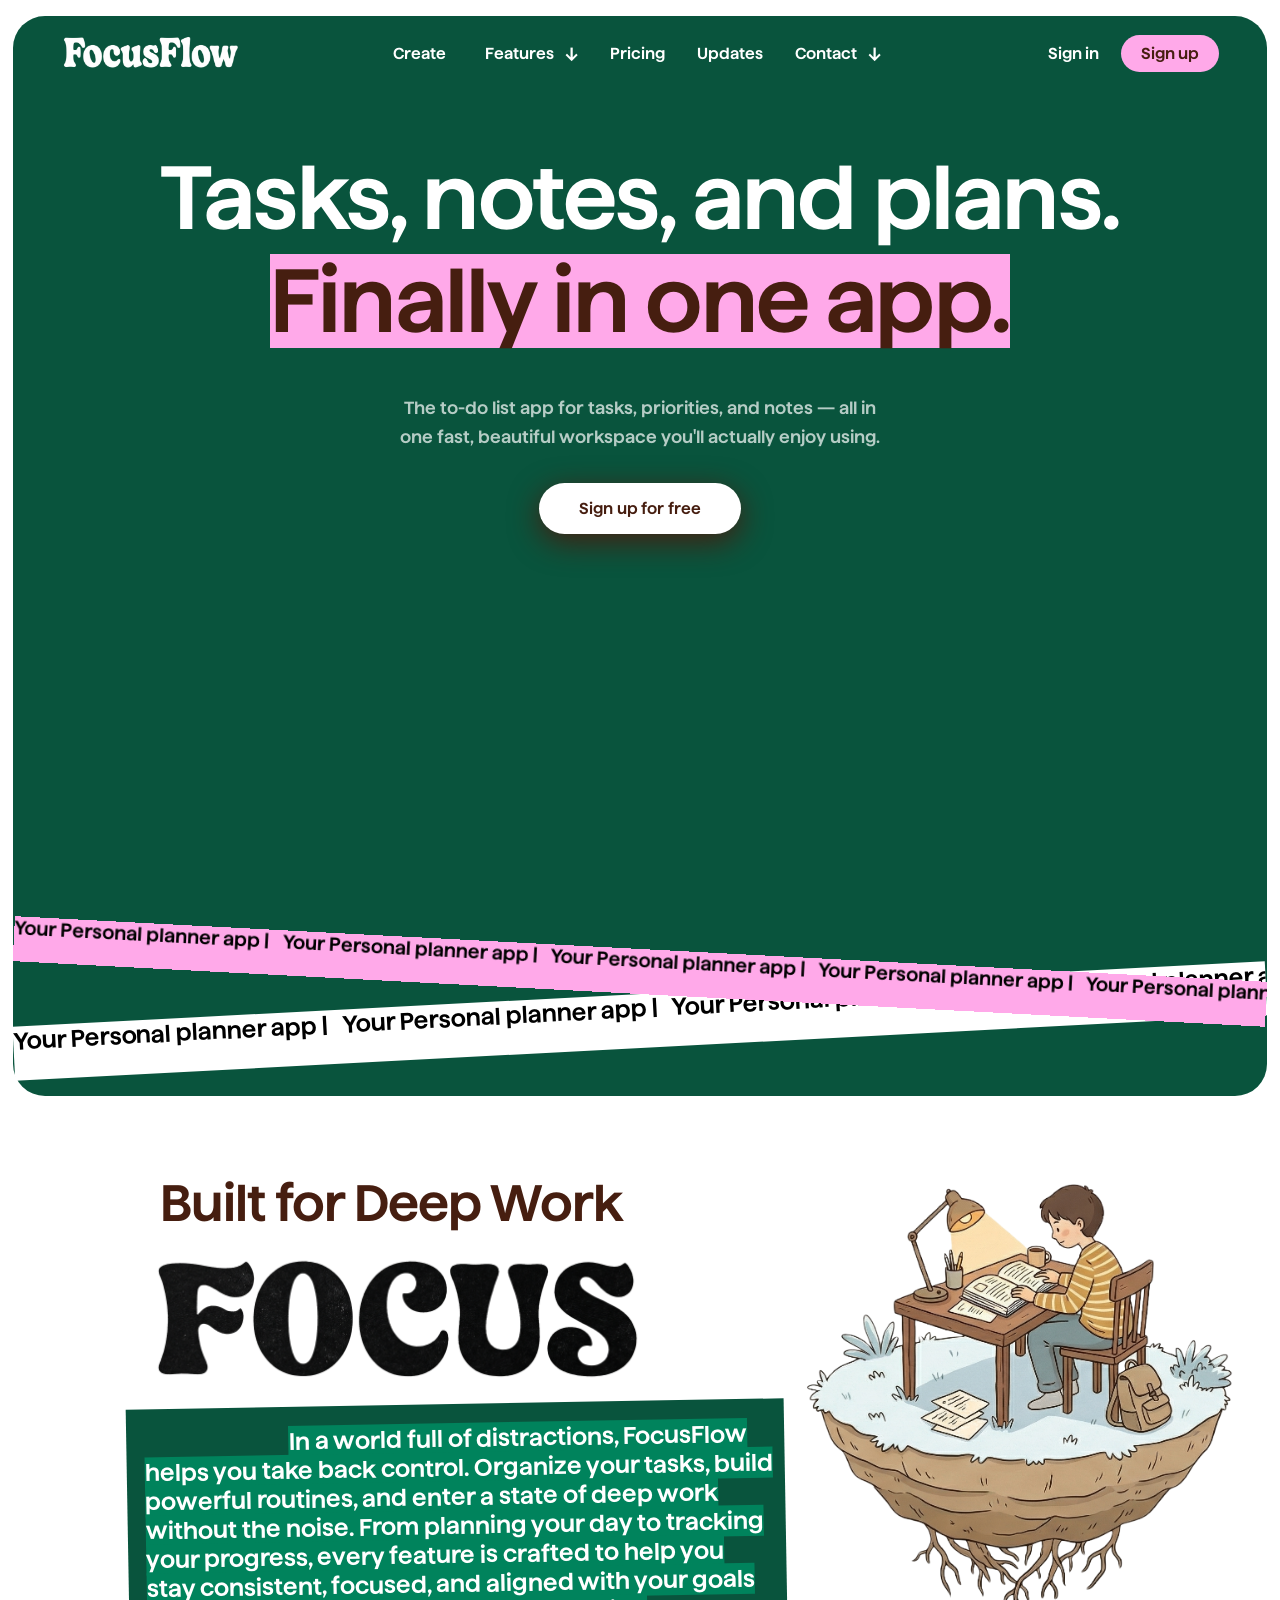
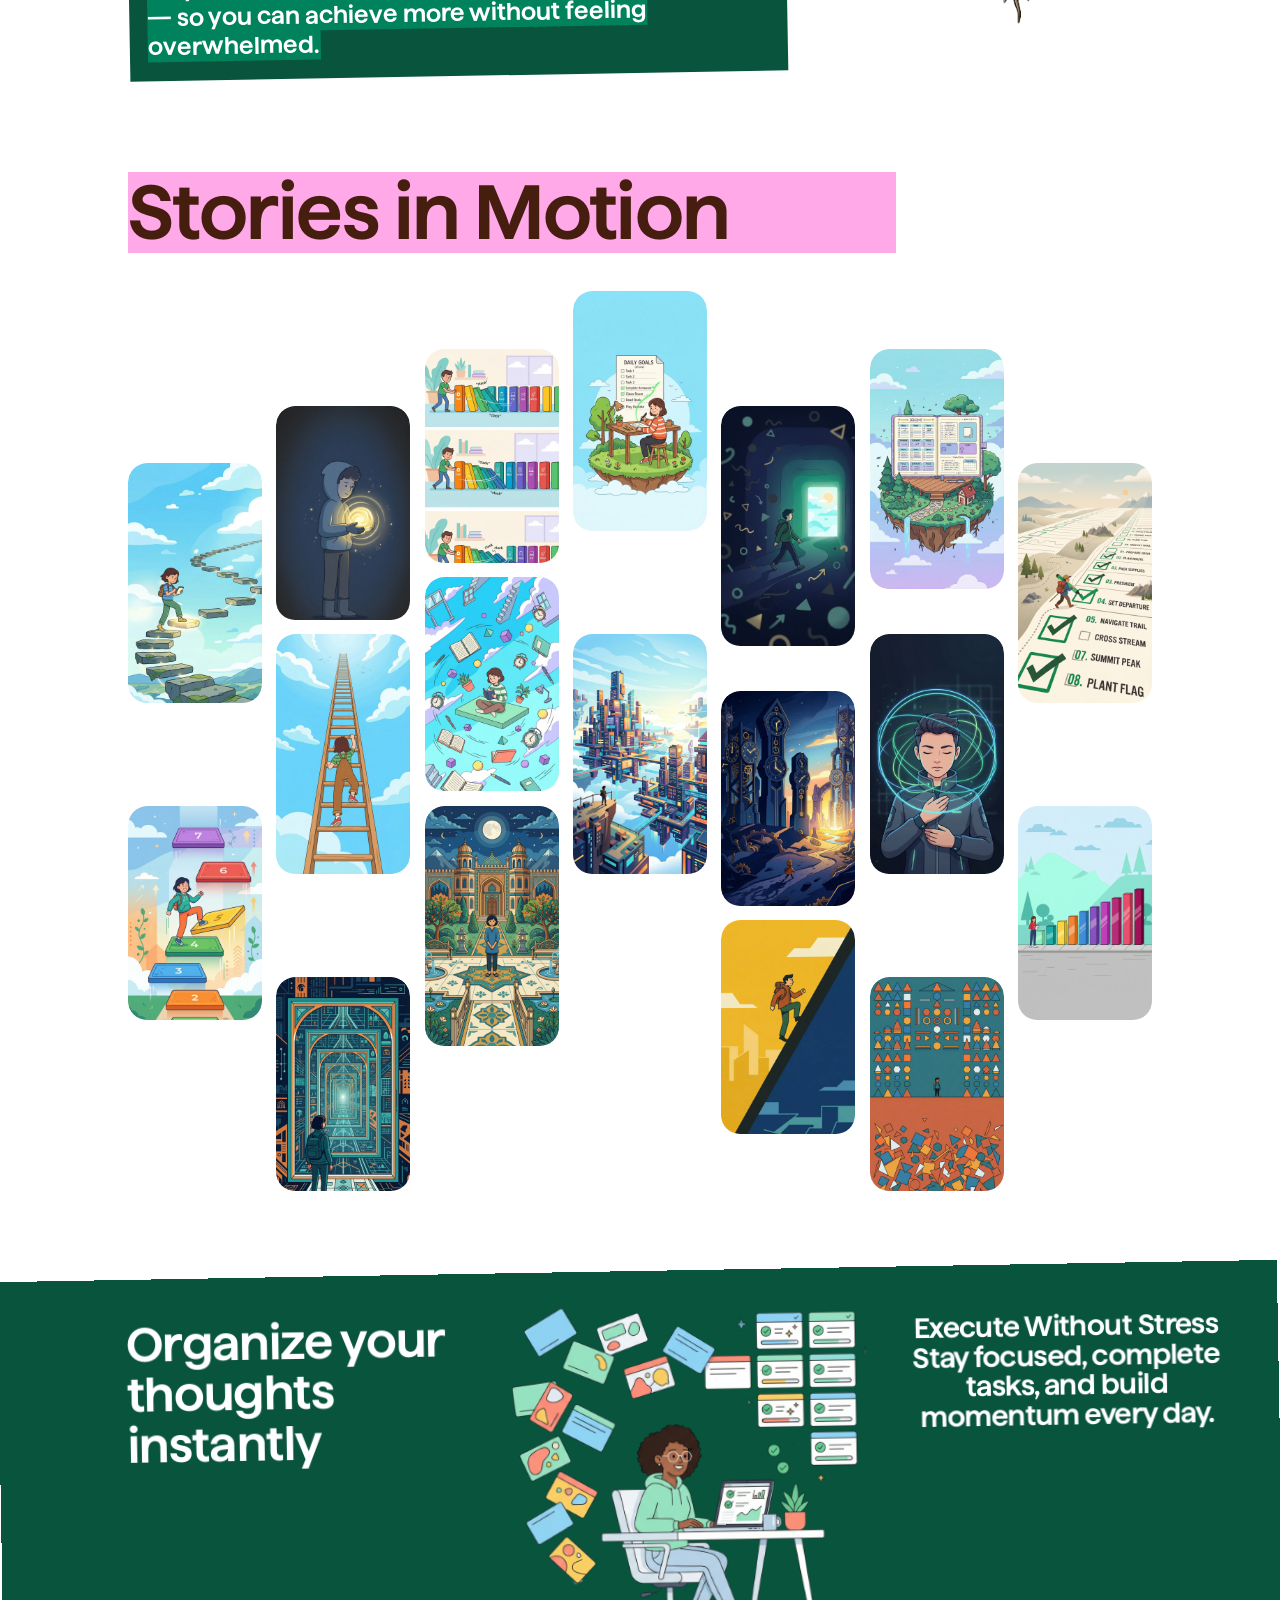
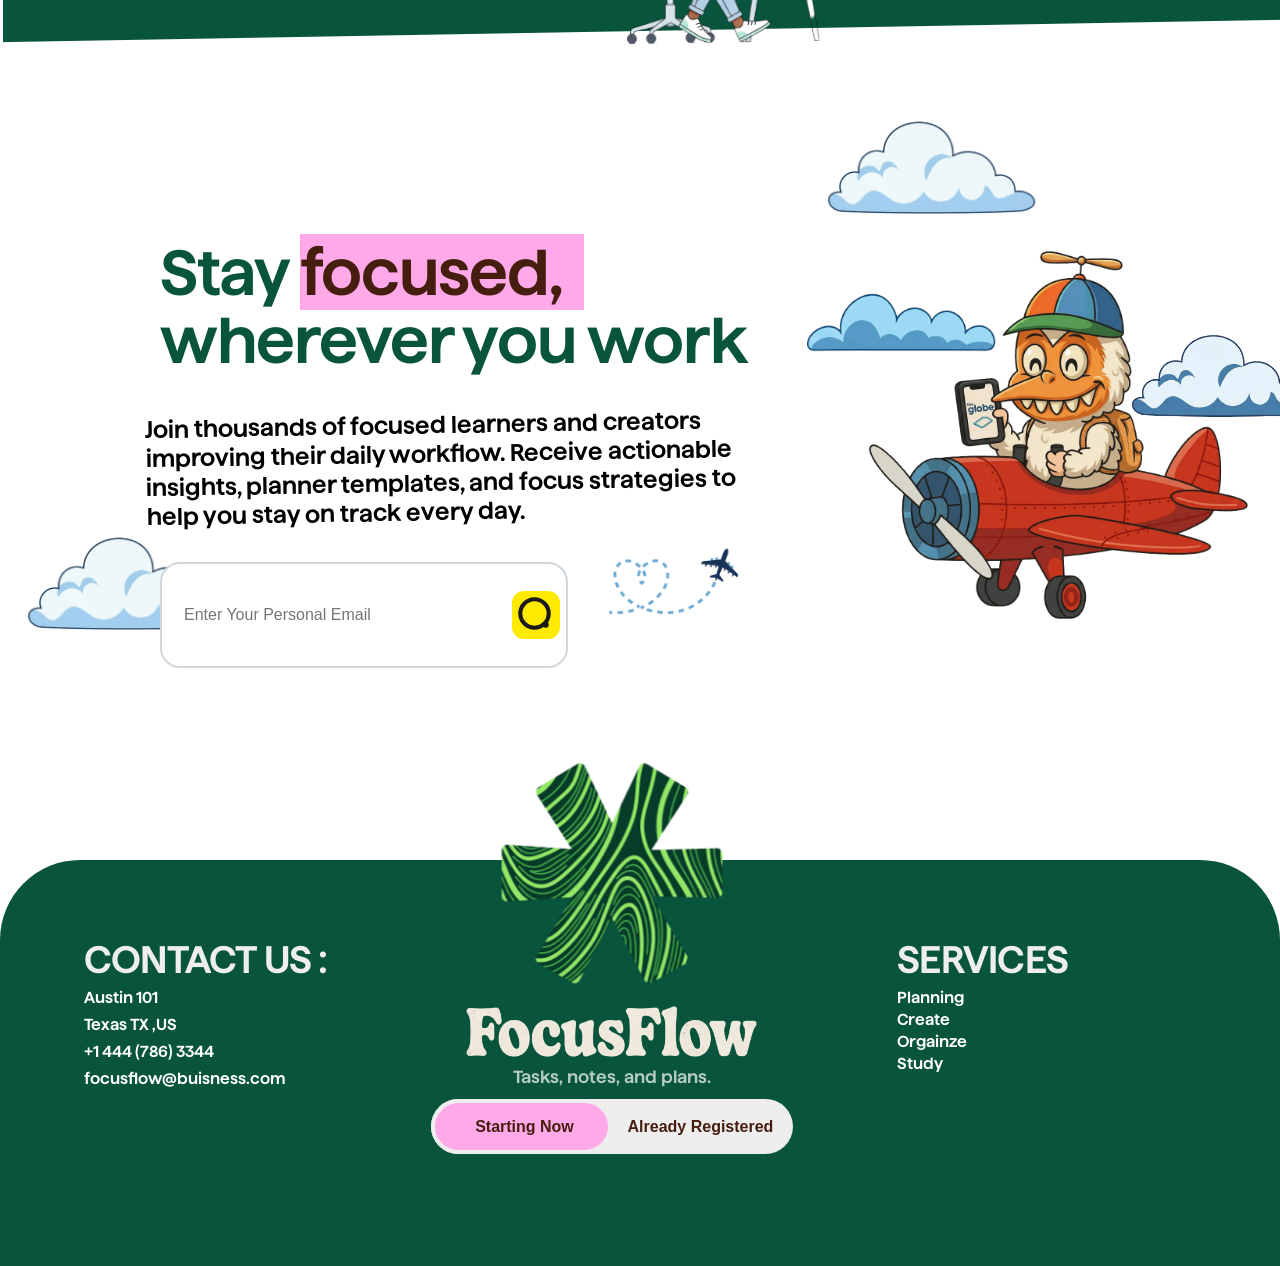
<file: index.html>
<!doctype html>
<html lang="en">
  <head>
    <meta charset="UTF-8" />
    <meta name="viewport" content="width=device-width, initial-scale=1.0" />
    <title>FocusFlow</title>
    <link rel="stylesheet" href="css/index.css" />
  </head>
  <body>
    <section class="section1">
      <nav>
        <a href="index.html" class="s1logo">
          
          <img src="Images/logo.webp" alt="" width="180px" />
        </a>

        <ul class="s1pages">
          <li>
            <a href="create.html">Create &nbsp; </a>
          </li>
          <li>
            <a href="features.html">Features &nbsp; <span class="arrow">↓</span></a>
          </li>
          <li><a href="pricing.html">Pricing</a></li>
          <li><a href="updates.html">Updates</a></li>
          <li>
            <a href="contact.html"
              >Contact &nbsp;<span class="arrow">↓</span></a
            >
          </li>
        </ul>

        <div class="login-pages">
          <a href="signup.html"
            ><button class="signin-button">Sign in</button></a
          >
          <a href="signup.html"
            ><button class="signup-button">Sign up</button></a
          >
        </div>
      </nav>

      <div class="s1-container">
        <h1 class="s1-title">Tasks, notes, and plans.</h1>
        <span class="s1-title2">Finally in one app.</span>
        <p class="s1-subtitle">
          The to-do list app for tasks, priorities, and notes — all in one fast,
          beautiful workspace you'll actually enjoy using.
        </p>
        <a href="signup.html">
          <button class="button-signup">Sign up for free</button></a
        >
      </div>
      <div class="news2">
        <div class="track">
          <span>Your Personal planner app | </span>
          <span>Your Personal planner app |</span>
          <span>Your Personal planner app |</span>
          <span>Your Personal planner app |</span>
          <span>Your Personal planner app |</span>
          <span>Your Personal planner app |</span>
          <span>Your Personal planner app |</span>
          <span>Your Personal planner app |</span>
          <span>Your Personal planner app |</span>
          <span>Your Personal planner app |</span>
          <span>Your Personal planner app |</span>
          <span>Your Personal planner app |</span>
          <span>Your Personal planner app |</span>
          <span>Your Personal planner app |</span>
        </div>
      </div>
      <div class="news">
        <div class="track">
          <span>Your Personal planner app | </span>
          <span>Your Personal planner app |</span>
          <span>Your Personal planner app |</span>
          <span>Your Personal planner app |</span>
          <span>Your Personal planner app |</span>
          <span>Your Personal planner app |</span>
          <span>Your Personal planner app |</span>
          <span>Your Personal planner app |</span>
          <span>Your Personal planner app |</span>
          <span>Your Personal planner app |</span>
          <span>Your Personal planner app |</span>
          <span>Your Personal planner app |</span>
          <span>Your Personal planner app |</span>
          <span>Your Personal planner app |</span>
          <span>Your Personal planner app |</span>
          <span>Your Personal planner app |</span>
          <span>Your Personal planner app |</span>
          <span>Your Personal planner app |</span>
          <span>Your Personal planner app |</span>
          <span>Your Personal planner app |</span>
          <span>Your Personal planner app |</span>
          <span>Your Personal planner app |</span>
          <span>Your Personal planner app </span>
        </div>
      </div>
    </section>
    <section class="section2">
      <div class="left-div">
        <h2>Built for Deep Work</h2>
        <span><img src="Images/focus.webp" alt="" width="500px" /></span>
        <p>
          <span
            >In a world full of distractions, FocusFlow helps you take back
            control. Organize your tasks, build powerful routines, and enter a
            state of deep work without the noise. From planning your day to
            tracking your progress, every feature is crafted to help you stay
            consistent, focused, and aligned with your goals — so you can
            achieve more without feeling overwhelmed.</span
          >
        </p>
      </div>
      <div class="right-div">
        <img src="Images/characters.webp" alt="" width="500px" />
      </div>
    </section>
    <section class="section3">
      <h2>Stories in Motion</h2>
      <div class="s3-grid">
        <div class="s3d s3d1"><img src="Images/Characters/c1.webp" alt="" /></div>
        <div class="s3d s3d2"><img src="Images/Characters/c2.webp" alt="" /></div>
        <div class="s3d s3d3"><img src="Images/Characters/c3.webp" alt="" /></div>
        <div class="s3d s3d4"><img src="Images/Characters/c4.webp" alt="" /></div>
        <div class="s3d s3d5"><img src="Images/Characters/c5.webp" alt="" /></div>
        <div class="s3d s3d6"><img src="Images/Characters/c6.webp" alt="" /></div>
        <div class="s3d s3d7"><img src="Images/Characters/c7.webp" alt="" /></div>
        <div class="s3d s3d8"><img src="Images/Characters/c8.webp" alt="" /></div>
        <div class="s3d s3d9"><img src="Images/Characters/c9.webp" alt="" /></div>
        <div class="s3d s3d10"><img src="Images/Characters/c10.webp" alt="" /></div>
        <div class="s3d s3d11"><img src="Images/Characters/c11.webp" alt="" /></div>
        <div class="s3d s3d12"><img src="Images/Characters/c12.webp" alt="" /></div>
        <div class="s3d s3d13"><img src="Images/Characters/c13.webp" alt="" /></div>
        <div class="s3d s3d14"><img src="Images/Characters/c14.webp" alt="" /></div>
        <div class="s3d s3d15"><img src="Images/Characters/c15.webp" alt="" /></div>
        <div class="s3d s3d16"><img src="Images/Characters/c16.webp" alt="" /></div>
        <div class="s3d s3d17"><img src="Images/Characters/c17.webp" alt="" /></div>
        <div class="s3d s3d18"><img src="Images/Characters/c18.webp" alt="" /></div>
      </div>
    </section>

    <section class="section5">
      <div class="s5-left-div"><h2>Organize your thoughts instantly</h2></div>
      <div><img src="Images/studyTable2.webp" alt="" width="400px" /></div>
      <div class="s5-right-div">
        <span
          >Execute Without Stress <br />
          Stay focused, complete tasks, and build momentum every day.</span
        >
      </div>
    </section>

    <section class="section4">
      <img
        class="cloud cloud1"
        src="Images/Newsletter/cloud1.webp"
        alt=""
        width="250px"
      />
      <img
        class="cloud cloud2"
        src="Images/Newsletter/cloud2.webp"
        alt=""
        width="200px"
      />
      <img
        class="cloud cloud3"
        src="Images/Newsletter/cloud3.webp"
        alt=""
        width="400px"
      />
      <img
        class="cloud cloud5"
        src="Images/Newsletter/cloud1.webp"
        alt=""
        width="250px"
      />
      <img
        class="cloud cloud4"
        src="Images/Newsletter/cloud4.webp"
        alt=""
        width="400px"
      />
      <div class="left-div">
        <h2>Stay <span>focused, &nbsp;</span> wherever you work</h2>
        <p>
          Join thousands of focused learners and creators improving their daily
          workflow. Receive actionable insights, planner templates, and focus
          strategies to help you stay on track every day.
        </p>
        <div class="newsletter">
          <div class="input-container">
            <input type="text" placeholder="Enter Your Personal Email" />
            <button class="input-button">
              <svg
                viewBox="0 0 64 64"
                fill="none"
                xmlns="http://www.w3.org/2000/svg"
              >
                <circle
                  cx="30"
                  cy="30"
                  r="19"
                  stroke="#1a1a1a"
                  stroke-width="5.5"
                  fill="none"
                />
                <circle cx="45" cy="45" r="4" fill="#1a1a1a" />
              </svg>
            </button>
          </div>
          <div class="input-plane">
            <img src="Images/Newsletter/airplane2.webp" alt="" width="150px" />
          </div>
        </div>
      </div>
      <div class="right-div">
        <img src="Images/Newsletter/helicopter.webp" alt="" width="400px" />
      </div>
    </section>

    <!-- <section class="section6"></section> -->

    <footer class="footer">
      <div class="f1">
        <h3>CONTACT US :</h3>
        <p>Austin 101</p>
        <p>Texas TX ,US</p>
        <p>+1 444 (786) 3344</p>
        <p>focusflow@buisness.com</p>
      </div>
      <div class="f2">
        <div class="image-shape">
          <img src="Images/footerLogo.webp" alt="" width="250px" />
        </div>
        <div class="image-logo">
          <img src="Images/focusFlowLogo2.webp" alt="" width="300px" />
        </div>
        <span class="data">Tasks, notes, and plans.</span>
        <a href="signup.html">
          <div class="button">
            <div class="slider"></div>
            <span class="option buyer">Starting Now</span>
            <span class="option seller">Already Registered</span>
          </div>
        </a>
      </div>
      <div class="f3">
        <h3>SERVICES</h3>
        <p>Planning</p>
        <p>Create</p>
        <p>Orgainze</p>
        <p>Study</p>
      </div>
    </footer>
  </body>
</html>
</file>
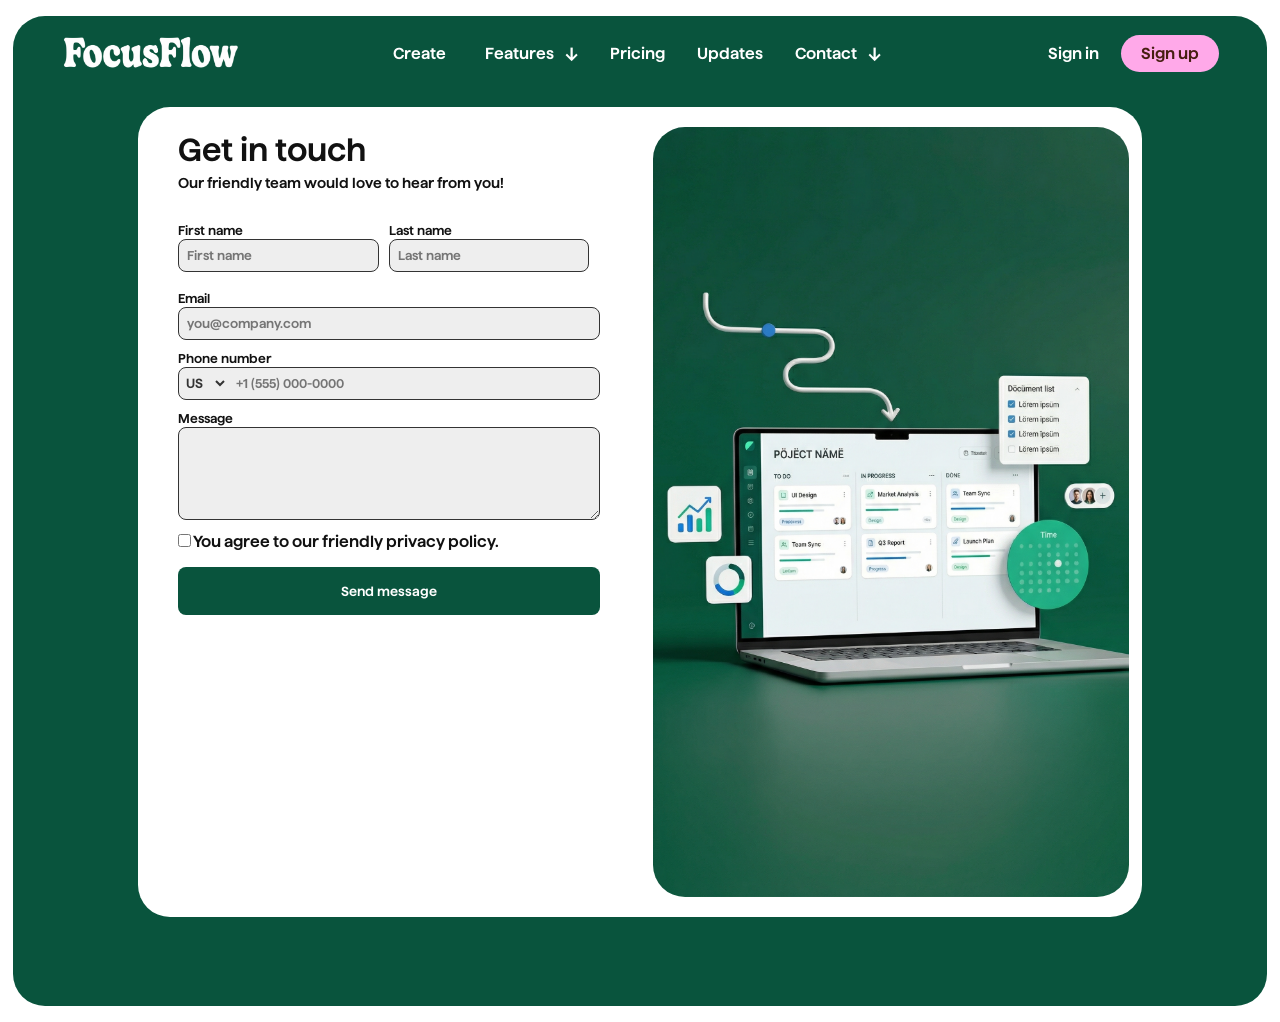
<file: contact.html>
<!DOCTYPE html>
<html lang="en">
<head>
    <meta charset="UTF-8">
    <meta name="viewport" content="width=device-width, initial-scale=1.0">
    <title>FocusFlow - Contact</title>
    <link rel="stylesheet" href="css/contact.css">
</head>
<body>



    <section class="section1">
      <nav>
        <a href="index.html" class="s1logo">
          <!-- <div class="logo-icon">F</div> -->
          <img src="Images/logo.webp" alt="" width="180px" />
        </a>

        <ul class="s1pages">
            <li>
            <a href="create.html">Create &nbsp; </a>
          </li>
          <li>
            <a href="features.html">Features &nbsp; <span class="arrow">↓</span></a>
          </li>
          
          <li><a href="pricing.html">Pricing</a></li>
          <li><a href="updates.html">Updates</a></li>
          <li>
            <a href="contact.html">Contact &nbsp;<span class="arrow">↓</span></a>
          </li>
        </ul>

        <div class="login-pages">
          <a href="signup.html"><button class="signin-button">Sign in</button></a>
          <a href="signup.html"><button class="signup-button">Sign up</button></a>
        </div>
      </nav>


    
    <div class="container">
        <div class="form-box">
            <form action="">
                <h1>Get in touch</h1>
                <p>Our friendly team would love to hear from you!</p>
                <div class="name">
                <div class="input-box input-box1">
                    <label for="firstName">First name</label><br>
                    <input id="firstName" type="text" placeholder="First name">
                </div>
                <div class="input-box input-box1">
                    <label for="lastName">Last name</label><br>
                    <input id="lastName" type="text" placeholder="Last name">
                </div>
                </div>
                <div class="input-box">
                    <label for="email">Email</label>
                    <input id="email" type="text" placeholder="you@company.com">
                </div>
                <div class="input-box">
                    <label for="phone">Phone number</label>
                    <div class="input-box2">
                    <select name="cc" id="countryCode">
                        <option value="us">US</option>
                        <option value="aus">AUS</option>
                        <option value="in">IN</option>
                        <option value="ca">CA</option>
                        <option value="uk">UK</option>
                    </select>
                    <input id="phone" type="text" placeholder="+1 (555) 000-0000"> 
                    </div>
                </div>
                <div class="input-box">
                    <label for="message">Message</label>
                    <textarea rows="5" name="message" id="message"></textarea>
                </div>
                <div>
                    <input type="checkbox" name="" id="privacy-polciy">
                    <label for="privacy-polciy">You agree to our friendly <u>privacy policy</u>.</label>
                </div>
                <button type="submit" class="btn">Send message</button>
            </form>
        </div>
        <div class="image-box">
            <img src="Images/contact.webp" alt="">
        </div>
    </div>
    </section>
</body>
</html>
</file>
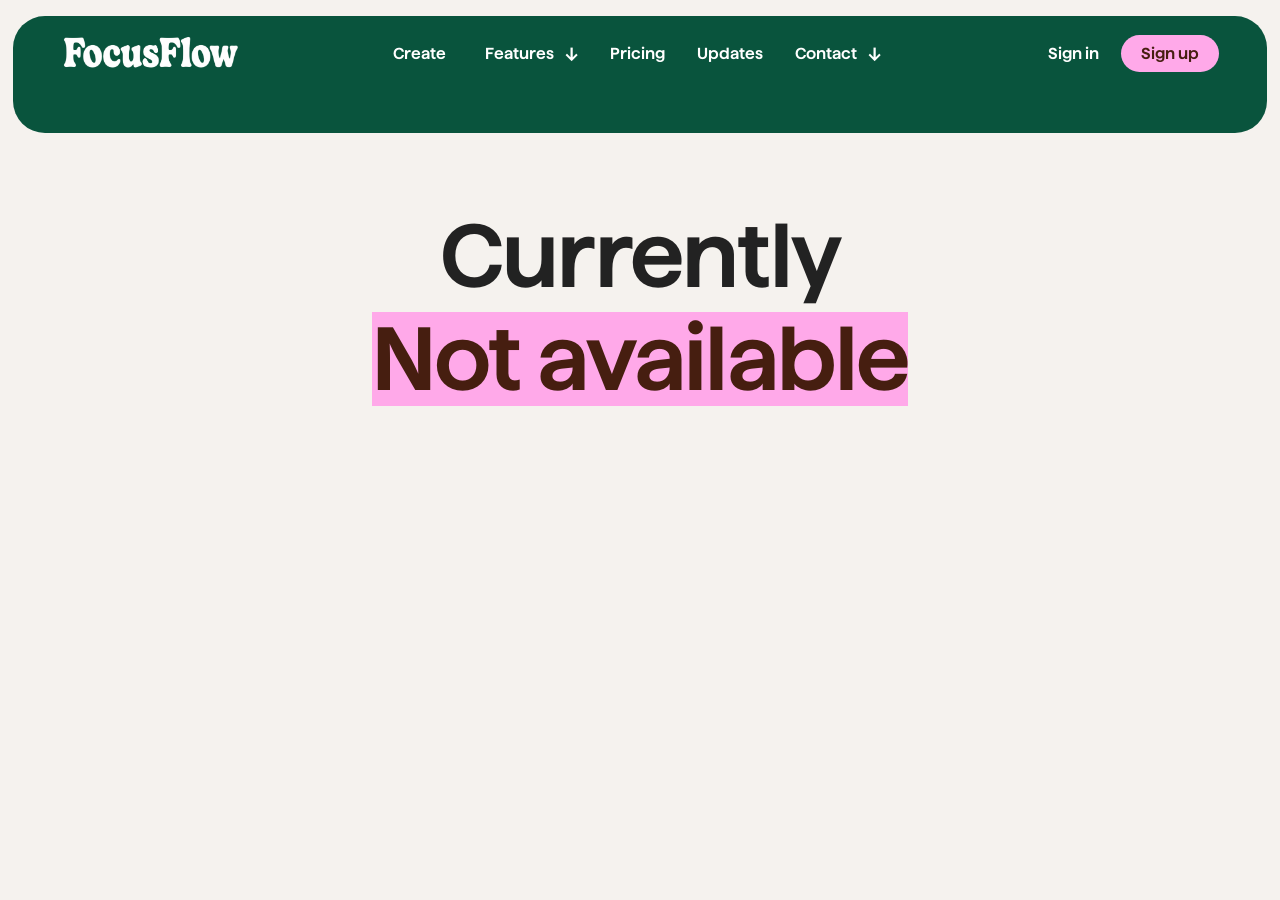
<file: create.html>
<!doctype html>
<html lang="en">
  <head>
    <meta charset="UTF-8" />
    <meta name="viewport" content="width=device-width, initial-scale=1.0" />
    <title>FocusFlow - Features</title>
    <link rel="stylesheet" href="css/create.css" />
  </head>
  <body>
    <section class="section1">
      <nav>
        <a href="index.html" class="s1logo">
          <img src="Images/logo.webp" alt="" width="180px" />
        </a>

        <ul class="s1pages">
          <li>
            <a href="">Create &nbsp; </a>
          </li>
          <li>
            <a href="features.html"
              >Features &nbsp; <span class="arrow">↓</span></a
            >
          </li>

          <li><a href="pricing.html">Pricing</a></li>
          <li><a href="updates.html">Updates</a></li>
          <li>
            <a href="contact.html"
              >Contact &nbsp;<span class="arrow">↓</span></a
            >
          </li>
        </ul>

        <div class="login-pages">
          <a href="signup.html"
            ><button class="signin-button">Sign in</button></a
          >
          <a href="signup.html"
            ><button class="signup-button">Sign up</button></a
          >
        </div>
      </nav>
    </section>
    <div class="s1-container">
      <h1 class="s1-title">Currently</h1>
        <span class="s1-title2">Not available</span>
    </div>
  </body>
</html>
</file>
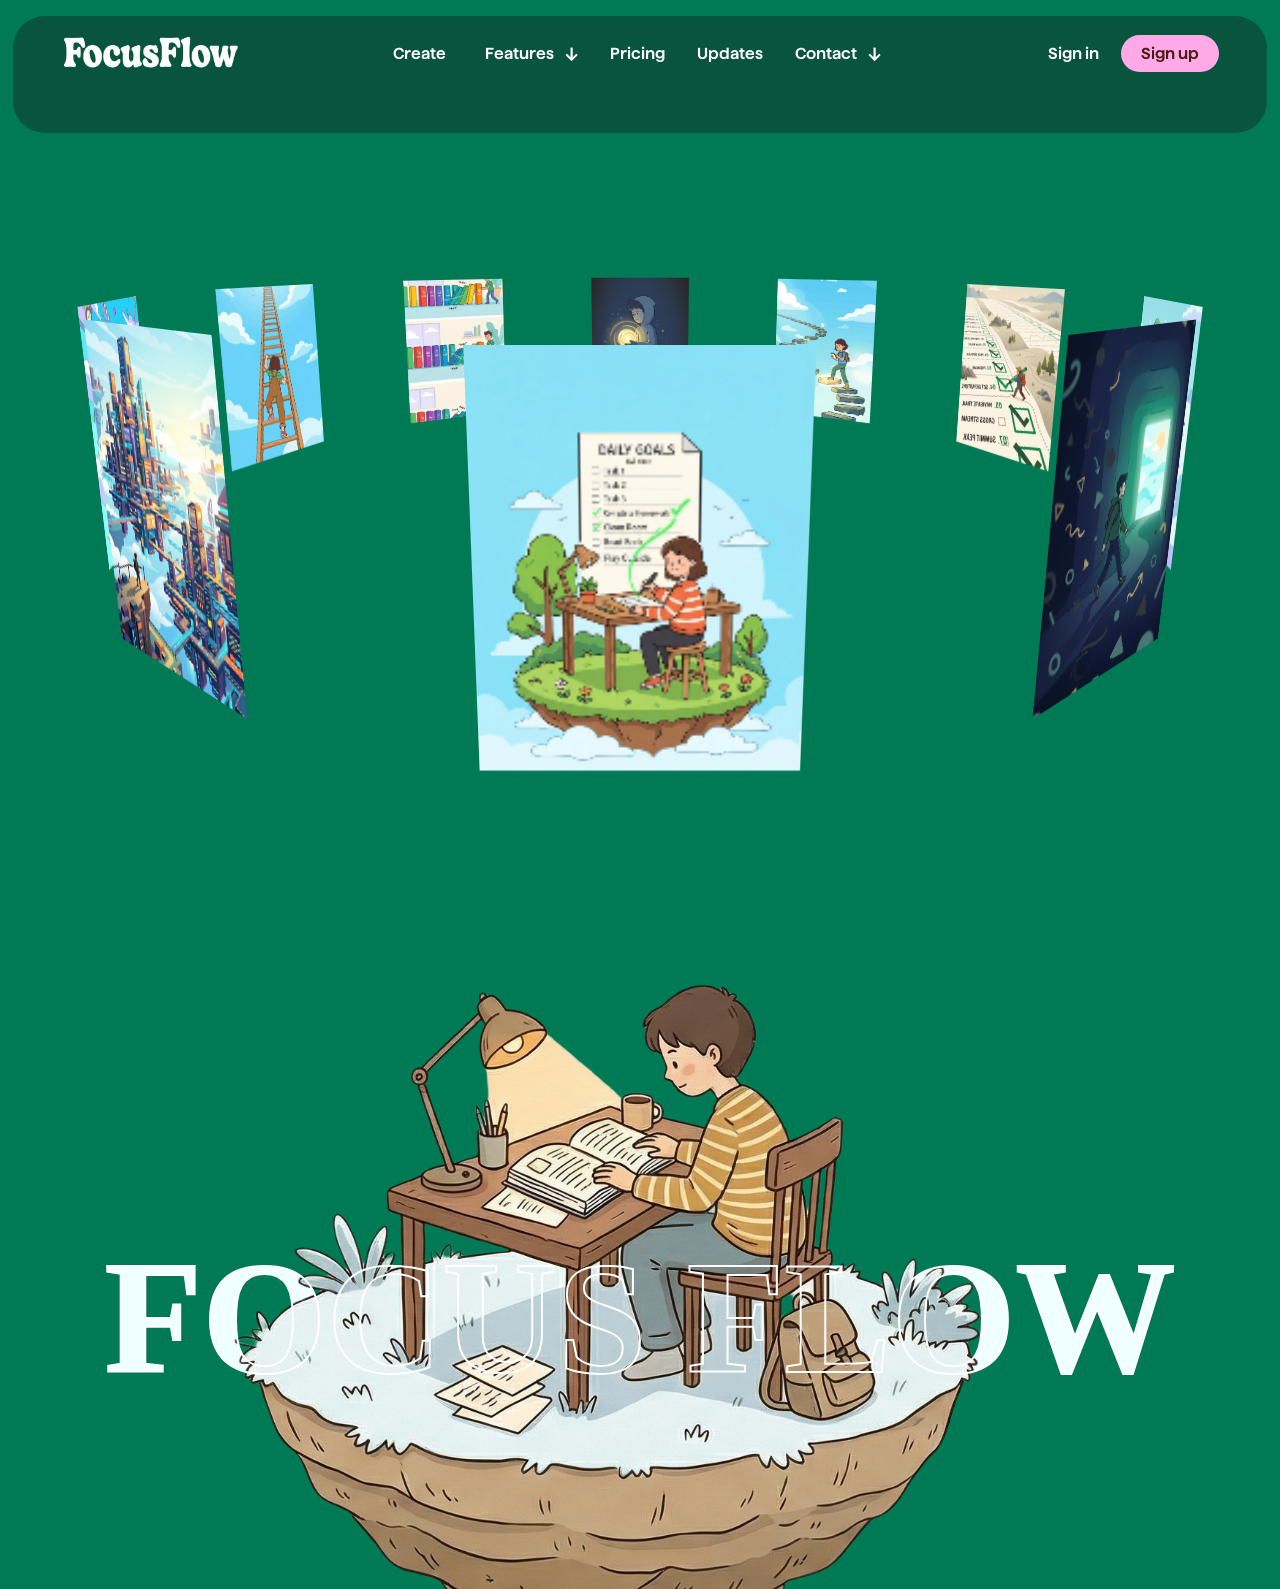
<file: features.html>
<!doctype html>
<html lang="en">
  <head>
    <meta charset="UTF-8" />
    <meta name="viewport" content="width=device-width, initial-scale=1.0" />
    <title>FocusFlow - Features</title>
    <link rel="stylesheet" href="css/features.css" />
  </head>
  <body>
    <section class="section1">
      <nav>
        <a href="index.html" class="s1logo">
          <img src="Images/logo.webp" alt="" width="180px" />
        </a>

        <ul class="s1pages">
          <li>
            <a href="create.html">Create &nbsp; </a>
          </li>
          <li>
            <a href="features.html"
              >Features &nbsp; <span class="arrow">↓</span></a
            >
          </li>

          <li><a href="pricing.html">Pricing</a></li>
          <li><a href="updates.html">Updates</a></li>
          <li>
            <a href="contact.html"
              >Contact &nbsp;<span class="arrow">↓</span></a
            >
          </li>
        </ul>

        <div class="login-pages">
          <a href="signup.html"
            ><button class="signin-button">Sign in</button></a
          >
          <a href="signup.html"
            ><button class="signup-button">Sign up</button></a
          >
        </div>
      </nav>
    </section>


      <div class="banner">
        <div class="slider">
          <div class="item" style="--position: 1"><img src="Images/Characters/c1.webp" alt=""></div>
          <div class="item" style="--position: 2"><img src="Images/Characters/c2.webp" alt=""></div>
          <div class="item" style="--position: 3"><img src="Images/Characters/c3.webp" alt=""></div>
          <div class="item" style="--position: 4"><img src="Images/Characters/c4.webp" alt=""></div>
          <div class="item" style="--position: 5"><img src="Images/Characters/c5.webp" alt=""></div>
          <div class="item" style="--position: 6"><img src="Images/Characters/c6.webp" alt=""></div>
          <div class="item" style="--position: 7"><img src="Images/Characters/c7.webp" alt=""></div>
          <div class="item" style="--position: 8"><img src="Images/Characters/c8.webp" alt=""></div>
          <div class="item" style="--position: 9"><img src="Images/Characters/c9.webp" alt=""></div>
          <div class="item" style="--position: 10"><img src="Images/Characters/c10.webp" alt=""></div>
        </div>  
        <div class="content">
          <h1 data-content="FOCUS FLOW">FOCUS FLOW</h1>
          <div class="author">
            <h2>ABHIJEET</h2>
            <p><b>Web Deisgn</b></p>
            <p>Lorem ipsum dolor sit amet consectetur adipisicing elit.</p>
          </div>
          <div class="model"></div>
        </div>  
    </div>
  </body>
</html>
</file>
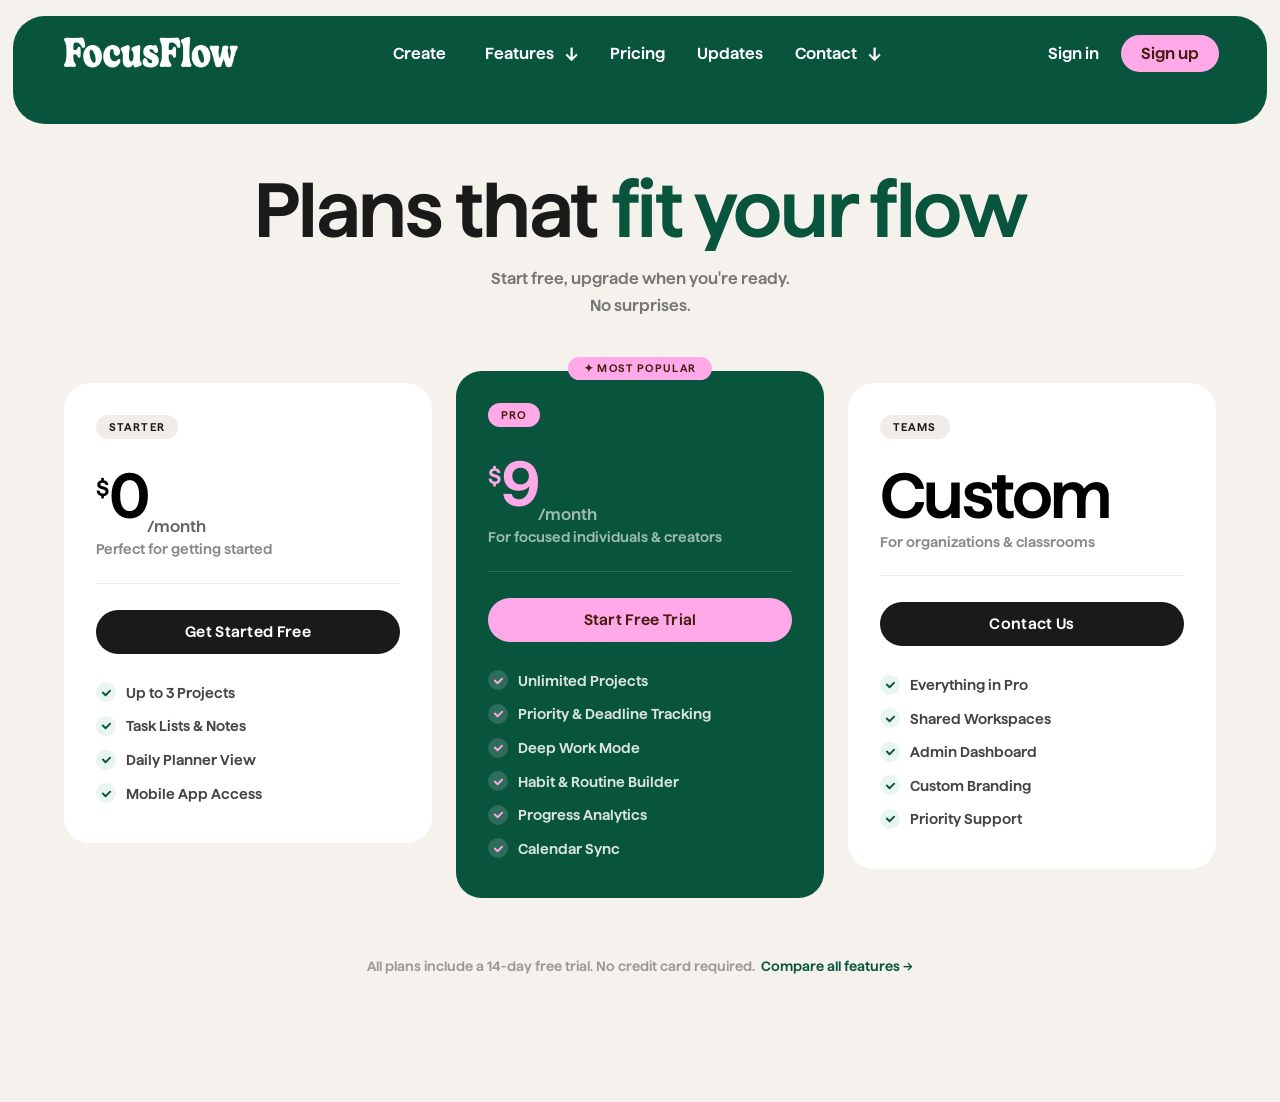
<file: pricing.html>
<!doctype html>
<html lang="en">
  <head>
    <meta charset="UTF-8" />
    <meta name="viewport" content="width=device-width, initial-scale=1.0" />
    <title>FocusFlow — Pricing</title>
    <link rel="stylesheet" href="css/pricing.css" />
  </head>
  <body>
    <section class="section1">
      <nav>
        <a href="index.html" class="s1logo">
          <img src="Images/logo.webp" alt="" width="180px" />
        </a>

        <ul class="s1pages">
          <li>
            <a href="create.html">Create &nbsp; </a>
          </li>
          <li>
            <a href="features.html"
              >Features &nbsp; <span class="arrow">↓</span></a
            >
          </li>

          <li><a href="#">Pricing</a></li>
          <li><a href="updates.html">Updates</a></li>
          <li>
            <a href="contact.html"
              >Contact &nbsp;<span class="arrow">↓</span></a
            >
          </li>
        </ul>

        <div class="login-pages">
          <a href="signup.html"
            ><button class="signin-button">Sign in</button></a
          >
          <a href="signup.html"
            ><button class="signup-button">Sign up</button></a
          >
        </div>
      </nav>
    </section>

    <section class="section2">
      <div class="s1header">
        <h2>Plans that <span>fit your flow</span></h2>
        <p>Start free, upgrade when you're ready. <br />No surprises.</p>
      </div>

      <div class="grid">
        <div class="grid-card">
          <span class="badge">Starter</span>
          <div class="price-section">
            <div class="price-amount"><sup>$</sup>0<sub>/month</sub></div>
          </div>
          <div class="plan-tagline">Perfect for getting started</div>
          <div class="divider"></div>
          <a href="signup.html" class="plan-button">Get Started Free</a>
          <ul class="features-list">
            <li>
              <span class="check-icon">
                <svg viewBox="0 0 12 12" fill="none">
                  <path
                    d="M2 6l3 3 5-5"
                    stroke="#09543d"
                    stroke-width="2"
                    stroke-linecap="round"
                    stroke-linejoin="round"
                  />
                </svg>
              </span>
              Up to 3 Projects
            </li>
            <li>
              <span class="check-icon">
                <svg viewBox="0 0 12 12" fill="none">
                  <path
                    d="M2 6l3 3 5-5"
                    stroke="#09543d"
                    stroke-width="2"
                    stroke-linecap="round"
                    stroke-linejoin="round"
                  />
                </svg>
              </span>
              Task Lists & Notes
            </li>
            <li>
              <span class="check-icon">
                <svg viewBox="0 0 12 12" fill="none">
                  <path
                    d="M2 6l3 3 5-5"
                    stroke="#09543d"
                    stroke-width="2"
                    stroke-linecap="round"
                    stroke-linejoin="round"
                  />
                </svg>
              </span>
              Daily Planner View
            </li>
            <li>
              <span class="check-icon">
                <svg viewBox="0 0 12 12" fill="none">
                  <path
                    d="M2 6l3 3 5-5"
                    stroke="#09543d"
                    stroke-width="2"
                    stroke-linecap="round"
                    stroke-linejoin="round"
                  />
                </svg>
              </span>
              Mobile App Access
            </li>
          </ul>
        </div>

        <div class="grid-card featured">
          <div class="ribbon">✦ Most Popular</div>
          <span class="badge">Pro</span>
          <div class="price-section">
            <div class="price-amount"><sup>$</sup>9<sub>/month</sub></div>
          </div>
          <div class="plan-tagline">For focused individuals & creators</div>
          <div class="divider"></div>
          <a href="signup.html" class="plan-button">Start Free Trial</a>
          <ul class="features-list">
            <li>
              <span class="check-icon">
                <svg viewBox="0 0 12 12" fill="none">
                  <path
                    d="M2 6l3 3 5-5"
                    stroke="#ffa9e9"
                    stroke-width="2"
                    stroke-linecap="round"
                    stroke-linejoin="round"
                  />
                </svg>
              </span>
              Unlimited Projects
            </li>
            <li>
              <span class="check-icon">
                <svg viewBox="0 0 12 12" fill="none">
                  <path
                    d="M2 6l3 3 5-5"
                    stroke="#ffa9e9"
                    stroke-width="2"
                    stroke-linecap="round"
                    stroke-linejoin="round"
                  />
                </svg>
              </span>
              Priority & Deadline Tracking
            </li>
            <li>
              <span class="check-icon">
                <svg viewBox="0 0 12 12" fill="none">
                  <path
                    d="M2 6l3 3 5-5"
                    stroke="#ffa9e9"
                    stroke-width="2"
                    stroke-linecap="round"
                    stroke-linejoin="round"
                  />
                </svg>
              </span>
              Deep Work Mode
            </li>
            <li>
              <span class="check-icon">
                <svg viewBox="0 0 12 12" fill="none">
                  <path
                    d="M2 6l3 3 5-5"
                    stroke="#ffa9e9"
                    stroke-width="2"
                    stroke-linecap="round"
                    stroke-linejoin="round"
                  />
                </svg>
              </span>
              Habit & Routine Builder
            </li>
            <li>
              <span class="check-icon">
                <svg viewBox="0 0 12 12" fill="none">
                  <path
                    d="M2 6l3 3 5-5"
                    stroke="#ffa9e9"
                    stroke-width="2"
                    stroke-linecap="round"
                    stroke-linejoin="round"
                  />
                </svg>
              </span>
              Progress Analytics
            </li>
            <li>
              <span class="check-icon">
                <svg viewBox="0 0 12 12" fill="none">
                  <path
                    d="M2 6l3 3 5-5"
                    stroke="#ffa9e9"
                    stroke-width="2"
                    stroke-linecap="round"
                    stroke-linejoin="round"
                  />
                </svg>
              </span>
              Calendar Sync
            </li>
          </ul>
        </div>

        <div class="grid-card">
          <span class="badge">Teams</span>
          <div class="price-section">
            <div class="price-amount">Custom</div>
          </div>
          <div class="plan-tagline">For organizations & classrooms</div>
          <div class="divider"></div>
          <a href="contact.html" class="plan-button">Contact Us</a>
          <ul class="features-list">
            <li>
              <span class="check-icon">
                <svg viewBox="0 0 12 12" fill="none">
                  <path
                    d="M2 6l3 3 5-5"
                    stroke="#09543d"
                    stroke-width="2"
                    stroke-linecap="round"
                    stroke-linejoin="round"
                  />
                </svg>
              </span>
              Everything in Pro
            </li>
            <li>
              <span class="check-icon">
                <svg viewBox="0 0 12 12" fill="none">
                  <path
                    d="M2 6l3 3 5-5"
                    stroke="#09543d"
                    stroke-width="2"
                    stroke-linecap="round"
                    stroke-linejoin="round"
                  />
                </svg>
              </span>
              Shared Workspaces
            </li>
            <li>
              <span class="check-icon">
                <svg viewBox="0 0 12 12" fill="none">
                  <path
                    d="M2 6l3 3 5-5"
                    stroke="#09543d"
                    stroke-width="2"
                    stroke-linecap="round"
                    stroke-linejoin="round"
                  />
                </svg>
              </span>
              Admin Dashboard
            </li>
            <li>
              <span class="check-icon">
                <svg viewBox="0 0 12 12" fill="none">
                  <path
                    d="M2 6l3 3 5-5"
                    stroke="#09543d"
                    stroke-width="2"
                    stroke-linecap="round"
                    stroke-linejoin="round"
                  />
                </svg>
              </span>
              Custom Branding
            </li>
            <li>
              <span class="check-icon">
                <svg viewBox="0 0 12 12" fill="none">
                  <path
                    d="M2 6l3 3 5-5"
                    stroke="#09543d"
                    stroke-width="2"
                    stroke-linecap="round"
                    stroke-linejoin="round"
                  />
                </svg>
              </span>
              Priority Support
            </li>
          </ul>
        </div>
      </div>

      <p class="pricing-note">
        All plans include a 14-day free trial. No credit card required. &nbsp;<a
          href="features.html"
          >Compare all features →</a
        >
      </p>
    </section>
  </body>
</html>
</file>
<file: css/index.css>
* {
  margin: 0;
  padding: 0;
}

@font-face {
  font-family: "Haffer";
  src: url("../font/HafferXH-TRIAL-SemiBold.otf") format("opentype");
  font-weight: 400;
}

body {
  font-family: "Haffer", sans-serif;
  /* color: #fff; */
}

html::-webkit-scrollbar {
  display: none;
}
.section1 {
  width: 98vw;
  border-radius: 2rem;
  margin: 1rem auto;
  height: 120vh;
  background-color: #09543d;
  display: flex;
  flex-direction: column;
}

nav {
  display: flex;
  align-items: center;
  justify-content: space-between;
  padding: 18px 48px;
  position: relative;
  z-index: 10;
}

.s1logo {
  display: flex;
  align-items: center;
  gap: 10px;
  font-size: 1.15rem;
  font-weight: 700;
  color: #fff;
  text-decoration: none;
}

/* .logo-icon {
      width: 34px;
      height: 34px;
      background-color: #09543D;
      border-radius: 8px;
      display: flex;
      align-items: center;
      justify-content: center;
      font-size: 1rem;
    } */

.s1pages {
  display: flex;
  align-items: center;
  gap: 4px;
  list-style: none;
}

.s1pages li a {
  color: white;
  text-decoration: none;
  font-size: 1rem;
  font-weight: 500;
  padding: 7px 14px;
  border-radius: 8px;
  display: flex;
  align-items: center;
  gap: 4px;
  transition: background 0.2s;
}

.s1pages li a:hover {
  background: rgba(255, 255, 255, 0.08);
}

.s1pages li a .arrow {
  font-size: 1.3rem;
}

.login-pages {
  display: flex;
  align-items: center;
  gap: 8px;
}

.signin-button {
  background: none;
  border: none;
  color: white;
  font-size: 1rem;
  font-weight: 500;
  cursor: pointer;
  padding: 8px 14px;
  border-radius: 8px;
  font-family: inherit;
  transition: background 0.2s;
}

.signin-button:hover {
  background: rgba(255, 255, 255, 0.08);
}

.signup-button {
  background-color: #ffa9e9;
  color: #461e10;
  font-size: 1rem;
  font-weight: 900;
  border: none;
  padding: 9px 20px;
  border-radius: 50px;
  cursor: pointer;
  font-family: inherit;
  transition: transform 0.15s;
}

.signup-button:hover {
  background-color: #007a55;
  color: white;
  transform: translateY(-1px);
}





.s1-container {
  flex: 1;
  display: flex;
  flex-direction: column;
  align-items: center;
  /* justify-content: center; */
  text-align: center;
  padding: 60px 24px 0px;
}

.s1-title {
  font-size: clamp(3rem, 7vw, 6rem);
  font-weight: 900;
  line-height: 1.05;
  letter-spacing: -0.02em;
  margin-bottom: 0.1em;
  color: #ffffff;
}

.s1-title2 {
  display: block;
  color: #461e10;
  background-color: #ffa9e9;
  font-size: clamp(3rem, 7vw, 6rem);
  font-weight: 900;
  line-height: 1.05;
  letter-spacing: -0.02em;
  margin-bottom: 0.5em;
}

.s1-subtitle {
  font-size: clamp(0.95rem, 1.8vw, 1.1rem);
  font-weight: 400;
  color: rgba(255, 255, 255, 0.7);
  max-width: 480px;
  line-height: 1.65;
  margin-bottom: 2rem;
}

.button-signup {
  background-color: white;
  color: #461e10;
  font-size: 1rem;

  border: none;
  padding: 16px 40px;
  border-radius: 50px;
  cursor: pointer;
  font-family: inherit;
  font-weight: 900;
  letter-spacing: 0.01em;
  transition: font-size 0.2s, transform 0.15s;
  box-shadow: 0 8px 30px #461e10;
}

.button-signup:hover {
  transform: translateY(-2px);
  font-weight: 900;
  font-size: 1.2rem;
}

.section1 .news2 {
  overflow: hidden;
  white-space: nowrap;
  width: 100%;
  background-color: #ffa9e9;
  height: 5vh;
  color: black;
  margin-bottom: 0rem;
  transform: rotate(3deg);
  z-index: 2;
  font-size: 1.2rem;
}
.section1 .news2 .track {
  display: inline-block;
  animation: scroll2 30s linear infinite;
}
.section1 .news2 .track span {
  margin-right: 10px;
  padding-top: 2px;
}
@keyframes scroll2 {
  from {
    transform: translateX(32%);
  }
  to {
    transform: translateX(-100%);
  }
}

.section1 .news {
  overflow: hidden;
  white-space: nowrap;
  width: 100%;
  background-color: white;
  height: 6vh;
  color: black;
  margin-bottom: 3rem;
  transform: rotate(-3deg);
  font-size: 1.5rem;
}
.section1 .news .track {
  display: inline-block;
  animation: scroll 50s linear infinite;
}
.section1 .news .track span {
  margin-right: 10px;
}
@keyframes scroll {
  from {
    transform: translateX(-100%);
  }
  to {
    transform: translateX(0);
  }
}




.section2 {
  display: flex;
}

.section2 h2 {
  color: #461e10;
  font-size: clamp(2rem, 4vw, 4rem);
  margin: 4rem 2rem 1rem 10rem;
  font-weight: 900;
  line-height: 1.05;
  letter-spacing: -0.02em;
}

.section2 span {
  margin: 0rem 9rem;
}

.section2 p {
  background-color: #09543d;
  transform: rotate(-1deg);
  padding: 20px 10px 20px 18px;
  color: white;
  width: 80%;
  margin: 1rem 0rem 2rem 8rem;
}
.section2 p span {
  font-size: 1.5rem;
  transform: rotate(-1deg);
  background-color: #00835c;
  padding: 1px;
}

.section2 .right-div {
  margin-top: 2rem;
  animation: float 5s ease-in-out infinite;
}

@keyframes float{
  0%{
    transform: translateY(0);
  }
  
  50%{
    transform: translateY(10%);
  }
  100%{
    transform: translateY(0);
  }
  
}

.section3 .s3-grid {
  display: grid;
  grid-template-columns: repeat(7,1fr);
  grid-template-rows: repeat(16, 1fr);
  margin: 2rem 8rem;
  gap: 0.9rem;
  height: 100vh;
}

.section3 h2 {
  display: block;
  width: 60%;
  margin-top: 4rem;
  margin-left: 8rem;
  color: #461e10;
  background-color: #ffa9e9;
  font-size: clamp(3rem, 6vw, 5rem);
  font-weight: 900;
  line-height: 1.05;
  letter-spacing: -0.02em;
  margin-bottom: 0.5em;
}
.section3 .s3-grid .s3d {
  /* background-color: red; */
  /* width: 9vw;
        height: 10vh; */
  outline: none;
  border-radius: 1.2rem;
  text-align: center;
  overflow: hidden;
  animation: appear linear;
  animation-timeline: view();
  animation-range: entry 0% cover 40%;
}

@keyframes appear{
  from{
    /* opacity: 0.5; */
    scale: 0.5;
    /* border: 0.5rem solid #09543d; */
  }
  40%{
    /* border: 0.25rem solid #09543d; */
    scale: 1.25;
  }
  to{
    opacity: 1;
    scale: 1;
    /* border: none; */
  }
}



.section3 .s3-grid img {
  /* border: 2px solid #007a55; */
  max-width: 100%;
  border-radius: 1.2rem;
  height: auto;
  display: block;
}
.s3d1 {
  grid-column: 4/5;
  grid-row: 1/7;
  
}
.s3d2 {
  grid-column: 5/6;
  grid-row: 3/8;
  
}
.s3d3 {
  grid-column: 6/7;
  grid-row: 2/7;
  
}
.s3d4 {
  grid-column: 7/8;
  grid-row: 4/10;
  
}
.s3d5 {
  grid-column: 1/2;
  grid-row: 4/10;
  
}
.s3d6 {
  grid-column: 2/3;
  grid-row: 3/7;
  
}
.s3d7 {
  grid-column: 3/4;
  grid-row: 2/6;
  
}
.s3d8 {
  grid-column: 2/3;
  grid-row: 7/13;
  
}
.s3d9 {
  grid-column: 3/4;
  grid-row: 6/10;
  
}
.s3d10 {
  grid-column: 4/5;
  grid-row: 7/13;
  
}
.s3d11 {
  grid-column: 5/6;
  grid-row: 8/12;
  
}
.s3d12 {
  grid-column: 6/7;
  grid-row: 7/13;
  
}
.s3d13 {
  grid-column: 7/8;
  grid-row: 10/14;
  
}
.s3d14 {
  grid-column: 1/2;
  grid-row: 10/14;
  
}
.s3d15 {
  grid-column: 2/3;
  grid-row: 13/17;
  
}
.s3d16 {
  grid-column: 3/4;
  grid-row: 10/16;
  
}
.s3d17 {
  grid-column: 5/6;
  grid-row: 12/16;
  
}
.s3d18 {
  grid-column: 6/7;
  grid-row: 13/17;
  
}

.section4 {
  overflow: hidden;
  display: flex;
  position: relative;
  width: 100%;
  
}

.section4 .cloud{
  position: absolute;
}
.section4 .cloud1{
  /* right: 1rem; */
  top: -4rem;
  left: 50rem;
  animation: Cloud1 10s linear infinite;
}
@keyframes Cloud1{
  from {
    left: -100px;
  }
  to{
    left: 70rem;
  }
}

.section4 .cloud2{
  /* right: 1rem; */
  
  top: 6rem;
  left: 70rem;
  animation: Cloud3 20s linear infinite;
}
@keyframes Cloud2{
  
  from {
    left: 70rem;
  }
  to{
    left: -200px;
  }
  
}

.section4 .cloud3{
  /* right: 1rem; */
  top: 1rem;
  left: 50rem;
  animation: Cloud2 20s linear infinite;
  
  z-index: -2;
}
@keyframes Cloud3{
  from {
    left: -100px;
  }
  to{
    right: -5rem;
  }
}

.section4 .cloud4{
  /* right: 1rem; */
  top: 15rem;
  left: 70rem;
  animation: Cloud4 20s linear infinite;
  
  z-index: -1;
}
@keyframes Cloud4{
  from {
    left: 60rem;
  }
  to{
    left: -200px;
  }
}


.section4 .cloud5{
  /* right: 1rem; */
  top: 22rem;
  animation: Cloud5 17s linear infinite;
  z-index: -1;
}
@keyframes Cloud5{
  from {
    left: -8rem;
  }
  to{
    left: 70rem;
  }
}



.section4 h2 {
  width: 80%;
  color:#09543d;;
  font-size: clamp(2rem, 5vw, 5rem);
  margin: 8rem 2rem 1rem 10rem;
  font-weight: 900;
  line-height: 1.05;
  letter-spacing: -0.02em;
}
.section4 h2 span {
  color: #461e10;
  background-color: #ffa9e9;
}

.section4 p {
  transform: rotate(-1deg);
  padding: 20px 10px 20px 18px;
  color: black;
  width: 78%;
  margin-left: 8rem;
  font-size: 1.5rem;
  font-weight: 100;
}

.section4 .newsletter{
  display: flex;
  gap: 2rem;
}

.section4 .input-container {
  margin: 1rem 0rem 2rem 10rem;
  display: flex;
  align-items: center;
  height: 10vh;
  width: 50%;
  border: 2px solid #cfd6dc;
  border-radius: 20px;
  padding: 6px;
  background: #fff;
}

.section4 .input-container input {
  flex: 1;
  border: none;
  outline: none;
  padding: 12px 16px;
  font-size: 16px;
  border-radius: 20px;
}

.section4 .input-button {
  width: 48px;
  height: 48px;
  border: none;
  border-radius: 12px;
  background: #ffea00;
  font-size: 18px;
  cursor: pointer;
  display: flex;
  align-items: center;
  justify-content: center;
  transition: all 0.5s ;
}



.section4 .input-button:hover {
  background: #ffd600;
  scale: 1.1;
}

.section4 .newsletter-email {
  padding: 0.8rem 2rem;
  border-radius: 0.5rem;
  border: 1px solid black;
  margin: 1rem 0rem 2rem 15rem;
}

.section4 .right-div {
  margin-top: 8rem;
  margin-right: 1rem;
  margin-left: 5rem;
  z-index: 2;
}








.section5 {
  background-color: #09543d;
  transform: rotate(-1deg);
  display: flex;
  height: 40vh;
  margin: 5rem 0rem;
  width: 100%;
}

.section5 .s5-left-div{
  width: 80%;
  color:white;
  font-size: clamp(1rem, 2.5vw, 2.5rem);
  margin: 2.5rem 0rem 1rem 8rem;
  font-weight: 900;
  line-height: 1.05;
  letter-spacing: -0.02em;
}

.section5 .s5-right-div{
  text-align: center;
  width: 80%;
  color:white;
  font-size: clamp(1rem, 2.2vw, 2.2rem);
  margin: 3rem 2rem 1rem 0rem;
  font-weight: 900;
  line-height: 1.05;
  letter-spacing: -0.02em;
}





.footer{
  border-top-left-radius: 5rem;
  border-top-right-radius: 5rem;
  background-color: #09543d;
  height: 80%;
  width: 100vw;
  margin-top: 10rem;
  display: flex;
  justify-content: space-around;
}
.footer .f1{
  margin-top: 5rem;
  margin-left: 2rem;
}

.footer .f1 h3{
  display: block;
  color: #eee;
  font-size: clamp(1rem, 3vw, 3rem);
  font-weight: 900;
  line-height: 1.05;
  letter-spacing: -0.02em;
  margin-bottom: 0.2em;
}

.footer .f1 p{
  margin-top: 0.5rem;
  color: white;
  
}

.footer .f2{
  text-align: center;
}

.footer a{
  text-decoration: none;
}


.footer .f2 .image-shape{
  position: relative;
  top: -7rem;
  animation: spin linear;
  animation-timeline: view();
}

@keyframes spin {
  from {
    transform: rotate(-270deg);
  }
  to{
    transform: rotate(180deg);
  }
}



.footer .f2 .image-logo{
  position: relative;
  top: -7rem;
}
.footer .f2 .data {
  position: relative;
  top: -7rem;
  font-size: clamp(0.95rem, 1.8vw, 1.1rem);
  font-weight: 400;
  color: rgba(255, 255, 255, 0.7);
  margin: 2rem 0;
  max-width: 480px;
  line-height: 1.65;
  
}

.footer .f2 .button {
  
  position: relative;
  top: -7rem;
  width: 22rem;
  height: 2.8rem;
  background-color: #eee;
  border-radius: 999px;
  display: flex;
  align-items: center;
  justify-content: space-between;
  padding: 5px;
  margin-top:0.5rem ;
}

.footer .f2 .button .option {
  position: relative;
  color: #461e10;
  font-weight: 600;
  width: 50%;
  text-align: center;
  z-index: 2;
  font-family: sans-serif;
}

.footer .f2 .button .slider {
  
  box-sizing: border-box;
  position: absolute;
  width: 50%;
  height: 100%;
  background-color: #FFA9E9;
  border-radius: 999px;
  border: 0.3rem solid #eee;
  left: 0;
  transition: transform 0.3s ease;
}

/* Hover effect moves slider to "seller" */
.footer .button:hover .slider {
  transform: translateX(100%);
}


.footer .f3{
  margin-top: 5rem;
  margin-right: 10rem;
}


.footer .f3 h3{
  display: block;
  color: #eee;
  font-size: clamp(1rem, 3vw, 3rem);
  font-weight: 900;
  line-height: 1.05;
  letter-spacing: -0.02em;
  margin-bottom: 0.2em;
}

.footer .f3 p{
  color: white;
  margin-top: 0.2rem;
  
}
</file>
<file: css/contact.css>
@font-face {
  font-family: "Haffer";
  src: url("../font/HafferXH-TRIAL-SemiBold.otf") format("opentype");
  font-weight: 400;
}

*{
    font-family:"Haffer",sans-serif;
    margin: 0;
    padding: 0;
    box-sizing: border-box;
    text-decoration: none;
}

/* html{
    background-color: #007a55;
} */



html::-webkit-scrollbar {
  display: none;
}
.section1 {
  width: 98vw;
  border-radius: 2rem;
  margin: 1rem auto;
  height: 110vh;
  background-color: #09543d;
  display: flex;
  flex-direction: column;
}

nav {
  display: flex;
  align-items: center;
  justify-content: space-between;
  padding: 18px 48px;
  position: relative;
  z-index: 10;
}


.s1logo {
  display: flex;
  align-items: center;
  gap: 10px;
  font-size: 1.15rem;
  font-weight: 700;
  color: #fff;
  text-decoration: none;
}


.s1pages {
  display: flex;
  align-items: center;
  gap: 4px;
  list-style: none;
}

.s1pages li a {
  color: white;
  text-decoration: none;
  font-size: 1rem;
  font-weight: 500;
  padding: 7px 14px;
  border-radius: 8px;
  display: flex;
  align-items: center;
  gap: 4px;
  transition: background 0.2s;
}

.s1pages li a:hover {
  background: rgba(255, 255, 255, 0.08);
}

.s1pages li a .arrow {
  font-size: 1.3rem;
}

.login-pages {
  display: flex;
  align-items: center;
  gap: 8px;
}

.signin-button {
  background: none;
  border: none;
  color: white;
  font-size: 1rem;
  font-weight: 500;
  cursor: pointer;
  padding: 8px 14px;
  border-radius: 8px;
  font-family: inherit;
  transition: background 0.2s;
}

.signin-button:hover {
  background: rgba(255, 255, 255, 0.08);
}

.signup-button {
  background-color: #ffa9e9;
  color: #461e10;
  font-size: 1rem;
  font-weight: 900;
  border: none;
  padding: 9px 20px;
  border-radius: 50px;
  cursor: pointer;
  font-family: inherit;
  transition: transform 0.15s;
}

.signup-button:hover {
  background-color: #007a55;
  color: white;
  transform: translateY(-1px);
}

.container{
    display: flex;
    background-color: #fff;
    width: 80%;
    height: 90vh;
    margin: 1rem auto;
    border-radius: 2rem;
}

.container h1{
    font-size: 2rem;
    margin: -1rem 0; 
}

.container p{
    font-size: 0.9rem;
    margin: 1.3rem 0;
}


.form-box{
    position: relative;
    width: 50%;
    /* margin: 1rem; */
    background: transparent;
    display: flex;
    text-align: left;
    /* align-items: center; */
    color: #111;
    padding: 2.5rem;
}



.input-box{
    position: relative;
    margin: 0.5rem 0;
}
.input-box label{
    font-size: 0.8rem;
}

.input-box input,textarea{
    width: 100%;
    padding: 0.5rem 2.1rem 0.5rem 0.5rem;
    background-color: #eee;
    border-radius: 0.5rem;
    border: 1px solid #333;
    outline: none;
    font-size: 0.8rem;
    color: #333;
    font-weight: 500;
}

.name{
    display: flex;
}

.input-box1{
    position: relative;
    width: 50%;
}
.input-box1 input{
    width: 95%;
}

.input-box2{
    display:flex;
}

.input-box2 label{
    width: 100%;
}
.input-box2{
    background-color: #eee;
    border-radius: 0.5rem;
    border: 1px solid #333;
}
.input-box2 input{
    width: 80%;
    padding: 0.5rem 2.1rem 0.5rem 0.5rem;
    border: none;
    outline: none;
    font-size: 0.8rem;
    color: #333;
    font-weight: 500;
}
.input-box2 select{
    border: none;
    background: transparent;
    color: #333;
    padding-left: 0.2rem;
}


.form-box .btn{
    margin: 1rem 0;
    border-radius: 0.5rem;
    background-color: #09543d;
    color: #fff;
    padding: 1rem;
    border: none;
    width: 100%;
}

.form-box .btn:hover{
    background-color: #fff;
    color: #09543d;
    border: 2px solid #09543d;
}




.image-box{
    display: flex;
    align-items: center;
    justify-content: center;
    width: 50%;
    height: 90vh;
    background:transparent;
}

.image-box img{
    
    width: 95%;
    height: 95%;
    /* border-top-right-radius:2rem;
    border-bottom-right-radius:2rem; */
    border-radius: 2rem;
    object-fit: cover;
}
</file>
<file: css/create.css>
* { margin: 0; padding: 0; box-sizing: border-box; }

    @font-face {
      font-family: "Haffer";
      src: url("../font/HafferXH-TRIAL-SemiBold.otf") format("opentype");
      font-weight: 400;
    }
    
body {
  font-family: "Haffer", sans-serif;
  background: #f5f2ee;
  
}

html::-webkit-scrollbar {
  display: none;
}
.section1 {
  width: 98vw;
  border-radius: 2rem;
  margin: 1rem auto;
  height: 13vh;
  background-color: #09543d;
  display: flex;
  flex-direction: column;
}

nav {
  display: flex;
  align-items: center;
  justify-content: space-between;
  padding: 18px 48px;
  position: relative;
  z-index: 10;
}

.s1logo {
  display: flex;
  align-items: center;
  gap: 10px;
  font-size: 1.15rem;
  font-weight: 700;
  color: #fff;
  text-decoration: none;
}

.s1pages {
  display: flex;
  align-items: center;
  gap: 4px;
  list-style: none;
}

.s1pages li a {
  color: white;
  text-decoration: none;
  font-size: 1rem;
  font-weight: 500;
  padding: 7px 14px;
  border-radius: 8px;
  display: flex;
  align-items: center;
  gap: 4px;
  transition: background 0.2s;
}

.s1pages li a:hover {
  background: rgba(255, 255, 255, 0.08);
}

.s1pages li a .arrow {
  font-size: 1.3rem;
}

.login-pages {
  display: flex;
  align-items: center;
  gap: 8px;
}

.signin-button {
  background: none;
  border: none;
  color: white;
  font-size: 1rem;
  font-weight: 500;
  cursor: pointer;
  padding: 8px 14px;
  border-radius: 8px;
  font-family: inherit;
  transition: background 0.2s;
}

.signin-button:hover {
  background: rgba(255, 255, 255, 0.08);
}

.signup-button {
  background-color: #ffa9e9;
  color: #461e10;
  font-size: 1rem;
  font-weight: 900;
  border: none;
  padding: 9px 20px;
  border-radius: 50px;
  cursor: pointer;
  font-family: inherit;
  transition: transform 0.15s;
}

.signup-button:hover {
  background-color: #007a55;
  color: white;
  transform: translateY(-1px);
}












.s1-container {
  flex: 1;
  display: flex;
  flex-direction: column;
  align-items: center;
  /* justify-content: center; */
  text-align: center;
  padding: 60px 24px 0px;
}

.s1-title {
  font-size: clamp(3rem, 7vw, 6rem);
  font-weight: 900;
  line-height: 1.05;
  letter-spacing: -0.02em;
  margin-bottom: 0.1em;
  color: #222;
}

.s1-title2 {
  display: block;
  color: #461e10;
  background-color: #ffa9e9;
  font-size: clamp(3rem, 7vw, 6rem);
  font-weight: 900;
  line-height: 1.05;
  letter-spacing: -0.02em;
  margin-bottom: 0.5em;
}
</file>
<file: css/features.css>
@import url('https://fonts.cdnfonts.com/css/ica-rubrik-black');
@import url('https://fonts.cdnfonts.com/css/poppins');

* { margin: 0; padding: 0; box-sizing: border-box; }

    @font-face {
      font-family: "Haffer";
      src: url("../font/HafferXH-TRIAL-SemiBold.otf") format("opentype");
      font-weight: 400;
    }
    
body {
  font-family: "Haffer", sans-serif;
  background: #007a55;
  
}

html::-webkit-scrollbar {
  display: none;
}
.section1 {
  width: 98vw;
  border-radius: 2rem;
  margin: 1rem auto;
  height: 13vh;
  background-color: #09543d;
  display: flex;
  flex-direction: column;
}

nav {
  display: flex;
  align-items: center;
  justify-content: space-between;
  padding: 18px 48px;
  position: relative;
  z-index: 10;
}

.s1logo {
  display: flex;
  align-items: center;
  gap: 10px;
  font-size: 1.15rem;
  font-weight: 700;
  color: #fff;
  text-decoration: none;
}

.s1pages {
  display: flex;
  align-items: center;
  gap: 4px;
  list-style: none;
}

.s1pages li a {
  color: white;
  text-decoration: none;
  font-size: 1rem;
  font-weight: 500;
  padding: 7px 14px;
  border-radius: 8px;
  display: flex;
  align-items: center;
  gap: 4px;
  transition: background 0.2s;
}

.s1pages li a:hover {
  background: rgba(255, 255, 255, 0.08);
}

.s1pages li a .arrow {
  font-size: 1.3rem;
}

.login-pages {
  display: flex;
  align-items: center;
  gap: 8px;
}

.signin-button {
  background: none;
  border: none;
  color: white;
  font-size: 1rem;
  font-weight: 500;
  cursor: pointer;
  padding: 8px 14px;
  border-radius: 8px;
  font-family: inherit;
  transition: background 0.2s;
}

.signin-button:hover {
  background: rgba(255, 255, 255, 0.08);
}

.signup-button {
  background-color: #ffa9e9;
  color: #461e10;
  font-size: 1rem;
  font-weight: 900;
  border: none;
  padding: 9px 20px;
  border-radius: 50px;
  cursor: pointer;
  font-family: inherit;
  transition: transform 0.15s;
}

.signup-button:hover {
  background-color: #007a55;
  color: white;
  transform: translateY(-1px);
}


.banner{
  width: 100%;
  height: 160vh;
  text-align: center;
  overflow: hidden;
  position: relative;
}

.banner .slider{
  position: absolute;
  width: 150px;
  height: 200px;
  top: 10%;
  left: calc(50% - 75px);

  /* transform-style: flat;  DEFAULT */
  transform-style: preserve-3d; 
  transform: perspective(800px) rotateX(-10deg);
  --quantity: 10;
  animation: autoRun 20s linear infinite;
  z-index: 2;
}

@keyframes autoRun {
  from {
    transform: perspective(900px) rotateX(-12deg) rotateY(0deg);
  }
  to {
    transform: perspective(900px) rotateX(-12deg) rotateY(360deg);
  }
}
.banner .slider .item{
  position: absolute;
  inset: 0;
  transform: 
    rotateY(calc((var(--position) - 1) * (360deg / var(--quantity))))
    translateZ(450px);
}

.banner .slider .item img{
  width: 100%;
  height: 100%;
  object-fit: cover;
}

.banner .content{
  position: absolute;
  bottom: 0;
  left: 50%;
  transform: translateX(-50%);
  width: min(1400px,100vw);
  height: max-content;
  padding-bottom: 100px;
  display: flex;
  flex-wrap: wrap;
  flex-direction: column;
  justify-content:center;
  align-items: center;
  z-index: 1;
}

.banner .content h1{
  /* margin-top: 10rem; */
  font-family: 'ICA Rubrik';
  font-size: 10em;
  line-height: 1em;
  color: azure;
  position: relative;
}
.banner .content h1::after{
  position: absolute;
  inset: 0;
  content: attr(data-content);
  z-index: 3;
  -webkit-text-stroke: 2px #fff;
  color: transparent;
}

.banner .content .author{
  color: azure;
  font-family: Poppins;
  text-align: right;
  max-width: 200px;
}

.banner .content h2{
  font-size: 2em;
}

.banner .content .model{
  background-image: url(../Images/characters.webp);
  width: 100%;
  height: 75vh;
  position: absolute;
  bottom: 0;
  left: 0;
  background-size: auto 130%;
  background-repeat: no-repeat;
  background-position: top center;
  z-index: 1;
}
</file>
<file: css/pricing.css>
* {
  margin: 0;
  padding: 0;
  box-sizing: border-box;
}

@font-face {
  font-family: "Haffer";
  src: url("../font/HafferXH-TRIAL-SemiBold.otf") format("opentype");
  font-weight: 400;
}

body {
  font-family: "Haffer", sans-serif;
  background: #f5f2ee;
}

html::-webkit-scrollbar {
  display: none;
}
.section1 {
  width: 98vw;
  border-radius: 2rem;
  margin: 1rem auto;
  height: 12vh;
  background-color: #09543d;
  display: flex;
  flex-direction: column;
}

nav {
  display: flex;
  align-items: center;
  justify-content: space-between;
  padding: 18px 48px;
  position: relative;
  z-index: 10;
}

.s1logo {
  display: flex;
  align-items: center;
  gap: 10px;
  font-size: 1.15rem;
  font-weight: 700;
  color: #fff;
  text-decoration: none;
}

.s1pages {
  display: flex;
  align-items: center;
  gap: 4px;
  list-style: none;
}

.s1pages li a {
  color: white;
  text-decoration: none;
  font-size: 1rem;
  font-weight: 500;
  padding: 7px 14px;
  border-radius: 8px;
  display: flex;
  align-items: center;
  gap: 4px;
  transition: background 0.2s;
}

.s1pages li a:hover {
  background: rgba(255, 255, 255, 0.08);
}

.s1pages li a .arrow {
  font-size: 1.3rem;
}

.login-pages {
  display: flex;
  align-items: center;
  gap: 8px;
}

.signin-button {
  background: none;
  border: none;
  color: white;
  font-size: 1rem;
  font-weight: 500;
  cursor: pointer;
  padding: 8px 14px;
  border-radius: 8px;
  font-family: inherit;
  transition: background 0.2s;
}

.signin-button:hover {
  background: rgba(255, 255, 255, 0.08);
}

.signup-button {
  background-color: #ffa9e9;
  color: #461e10;
  font-size: 1rem;
  font-weight: 900;
  border: none;
  padding: 9px 20px;
  border-radius: 50px;
  cursor: pointer;
  font-family: inherit;
  transition: transform 0.15s;
}

.signup-button:hover {
  background-color: #007a55;
  color: white;
  transform: translateY(-1px);
}












.section2 {
  padding: 2rem 4rem 8rem 4rem;
}

.s1header {
  text-align: center;
  margin-bottom: 4rem;
}

.s1header h2 {
  font-size: clamp(2.8rem, 6vw, 5rem);
  font-weight: 900;
  letter-spacing: -0.03em;
  line-height: 1;
  margin-bottom: 1rem;
  color: #1a1a1a;
}

.s1header h2 span {
  color: #09543d;
}

.s1header p {
  font-size: 1rem;
  color: #777;
  margin: 0 auto;
  line-height: 1.7;
}












.grid {
  display: grid;
  grid-template-columns: repeat(3, 1fr);
  gap: 1.5rem;
  margin: 0 auto;
  align-items: start;
}

.grid-card {
  background: #fff;
  border-radius: 1.6rem;
  padding: 2rem 2rem 2.5rem;
  display: flex;
  flex-direction: column;
  position: relative;
  transition: transform 0.3s ease;
}

.grid-card:hover {
  transform: translateY(-6px);
}

.grid-card.featured {
  background: #09543d;
  color: #fff;
  transform: translateY(-12px);
}

.grid-card.featured:hover {
  transform: translateY(-18px);
}

.badge {
  font-size: 0.7rem;
  font-weight: 800;
  letter-spacing: 0.1em;
  text-transform: uppercase;
  padding: 5px 13px;
  border-radius: 999px;
  margin-bottom: 1.5rem;
  width: fit-content;
}

.grid-card:not(.featured) .badge {
  background: #f0ede8;
  color: #1a1a1a;
}

.grid-card.featured .badge {
  background: #ffa9e9;
  color: #461e10;
}

.price-section {
  margin-bottom: 0.4rem;
}

.price-amount {
  font-size: clamp(3rem, 5vw, 4rem);
  font-weight: 900;
  letter-spacing: -0.04em;
  line-height: 1;
}

.price-amount sup {
  font-size: 1.4rem;
  font-weight: 900;
  vertical-align: super;
  letter-spacing: 0;
}

.price-amount sub {
  font-size: 1rem;
  font-weight: 500;
  letter-spacing: 0;
  opacity: 0.6;
}

.grid-card.featured .price-amount {
  color: #ffa9e9;
}

.grid-card.featured .price-amount sub {
  color: #fff;
}

.plan-tagline {
  font-size: 0.88rem;
  color: #888;
  margin-bottom: 1.6rem;
  font-weight: 500;
}

.grid-card.featured .plan-tagline {
  color: rgba(255, 255, 255, 0.6);
}

.divider {
  height: 1px;
  background: #f0ede8;
  margin: 0 0 1.6rem 0;
}

.grid-card.featured .divider {
  background: rgba(255, 255, 255, 0.15);
}

.plan-button {
  display: block;
  width: 100%;
  padding: 13px 0;
  border-radius: 999px;
  font-size: 0.95rem;
  font-weight: 800;
  letter-spacing: 0.02em;
  cursor: pointer;
  border: none;
  transition:
    transform 0.15s,
    background 0.2s;
  margin-bottom: 1.8rem;
  text-align: center;
  text-decoration: none;
}

.plan-button:hover {
  transform: translateY(-2px);
}

.grid-card:not(.featured) .plan-button {
  background: #1a1a1a;
  color: #fff;
}

.grid-card:not(.featured) .plan-button:hover {
  background: #09543d;
}

.grid-card.featured .plan-button {
  background: #ffa9e9;
  color: #461e10;
}

.grid-card.featured .plan-button:hover {
  background: #ffcaf0;
}






.features-list {
  list-style: none;
  display: flex;
  flex-direction: column;
  gap: 0.85rem;
}

.features-list li {
  display: flex;
  align-items: center;
  gap: 10px;
  font-size: 0.9rem;
  font-weight: 500;
  color: #444;
}

.grid-card.featured .features-list li {
  color: rgba(255, 255, 255, 0.85);
}

.check-icon {
  width: 20px;
  height: 20px;
  border-radius: 50%;
  background: #e8f5f0;
  display: flex;
  align-items: center;
  justify-content: center;
  flex-shrink: 0;
}

.grid-card.featured .check-icon {
  background: rgba(255, 255, 255, 0.15);
}

.check-icon svg {
  width: 11px;
  height: 11px;
}

.ribbon {
  position: absolute;
  top: -14px;
  left: 50%;
  transform: translateX(-50%);
  background: #ffa9e9;
  color: #461e10;
  font-size: 0.68rem;
  font-weight: 900;
  letter-spacing: 0.12em;
  text-transform: uppercase;
  padding: 5px 16px;
  border-radius: 999px;
  white-space: nowrap;
}


.pricing-note {
  text-align: center;
  margin-top: 3rem;
  font-size: 0.85rem;
  color: #999;
}

.pricing-note a {
  color: #09543d;
  font-weight: 700;
  text-decoration: none;
}

.pricing-note a:hover {
  text-decoration: underline;
}






















/* Responsive
    @media (max-width: 860px) {
      .pricing-grid { grid-template-columns: 1fr; max-width: 420px; }
      .grid-card.featured { transform: none; }
      .grid-card.featured:hover { transform: translateY(-6px); }
      .pricing-section { padding: 4rem 1.5rem 5rem; }
    } */
</file>
